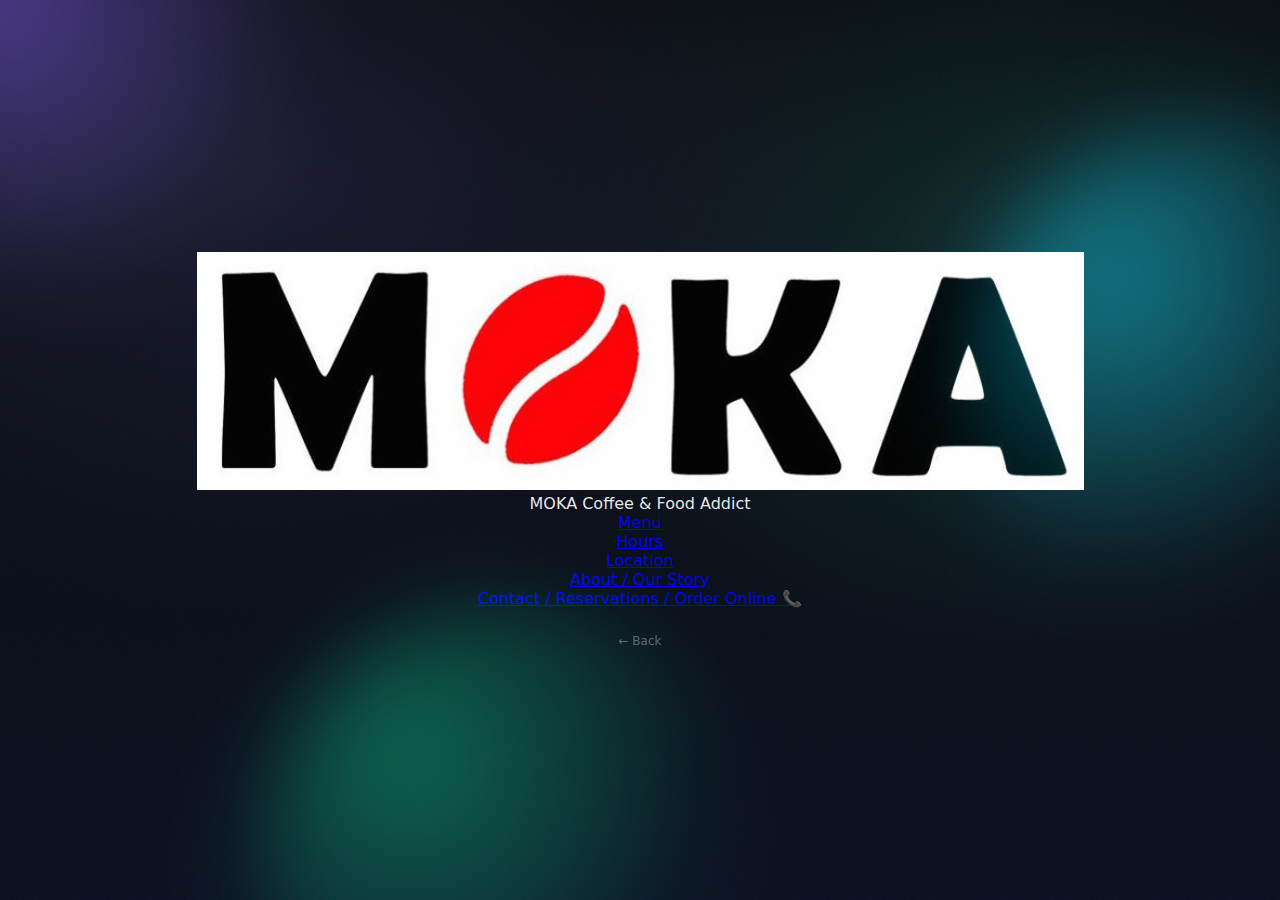
<file: category.html>
<!doctype html>
<html lang="en">
<head>
  <meta charset="utf-8" />
  <meta name="viewport" content="width=device-width, initial-scale=1" />
  <title>Categories • MOKA</title>

  <!-- CSS is in repo root -->
  <link rel="stylesheet" href="../styles.css" />
</head>

<body>
  <!-- background (same vibe as index) -->
  <div class="bg-orb one" aria-hidden="true"></div>
  <div class="bg-orb two" aria-hidden="true"></div>
  <div class="bg-orb three" aria-hidden="true"></div>
  <div class="noise" aria-hidden="true"></div>

  <main class="wrap">
    <section class="card" aria-label="MOKA Categories">

      <!-- TOP BRAND (NOT in a tile) -->
<header class="brandbar">
  <img class="brand-logo" src="Images/image_logo.jpg" alt="MOKA logo" />
  <div class="brand-text">
    <div class="brand-name">MOKA Coffee &amp; Food Addict</div>
  </div>
</header>

<div class="list-tiles">

  <a class="img-tile" href="menu.html" data-tap
     style="--bgimg: url('Images/image1.jpg');">
    <div class="img-tile-title">Menu</div>
  </a>

  <a class="img-tile" href="hours.html" data-tap
     style="--bgimg: url('Images/image2.jpg');">
    <div class="img-tile-title">Hours</div>
  </a>

  <a class="img-tile" href="location.html" data-tap
     style="--bgimg: url('Images/image3.jpg');">
    <div class="img-tile-title">Location</div>
  </a>

  <a class="img-tile" href="story.html" data-tap
     style="--bgimg: url('Images/image4.jpg');">
    <div class="img-tile-title">About / Our Story</div>
  </a>

  <a class="img-tile" href="contact.html" data-tap
     style="--bgimg: url('Images/image5.jpg');">
    <div class="img-tile-title">Contact / Reservations / Order Online 📞</div>
  </a>

</div>

      <div class="footer">
        <a href="index.html" style="color:inherit; text-decoration:none; opacity:.75;">← Back</a>
      </div>

    </section>
  </main>

  <!-- JS is in repo root -->
  <script src="../script.js"></script>
</body>
</html>
</file>
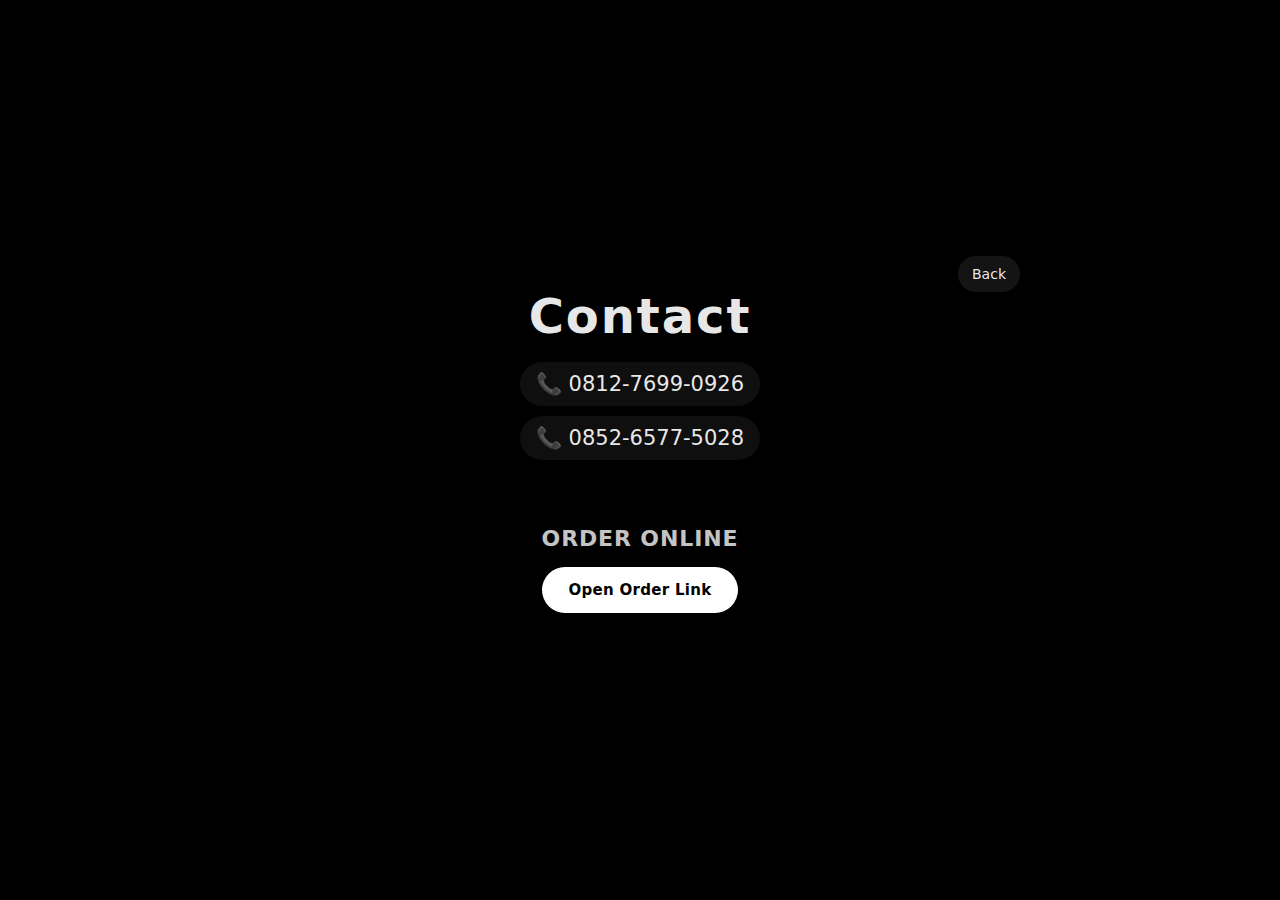
<file: contact.html>
<!doctype html>
<html lang="en">
<head>
  <meta charset="utf-8" />
  <meta name="viewport" content="width=device-width, initial-scale=1" />
  <title>Contact • MOKA</title>

  <style>
    *{ box-sizing: border-box; }
    html, body{ height: 100%; }

    body{
      margin: 0;
      background: #000;
      color: rgba(255,255,255,.92);
      font-family: ui-sans-serif, system-ui, -apple-system, Segoe UI, Roboto, Helvetica, Arial;
      display: grid;
      place-items: center;
    }

    .wrap{
      text-align: center;
      padding: 32px 16px;
      position: relative;
      width: 100%;
      max-width: 760px;
    }

    /* Back button */
    .back-btn{
      position: absolute;
      top: 0;
      right: 0;
      padding: 10px 14px;
      border-radius: 999px;
      text-decoration: none;
      color: rgba(255,255,255,.92);
      background: rgba(255,255,255,.08);
      transition: transform .18s ease, background .18s ease;
      font-size: 14px;
    }

    .back-btn:hover{
      transform: translateY(-2px);
      background: rgba(255,255,255,.12);
    }

    h1{
      margin: 0 0 18px;
      font-size: clamp(32px, 5vw, 48px);
      letter-spacing: .04em;
    }

    .section-title{
      margin: 22px 0 6px;
      font-size: clamp(18px, 3vw, 22px);
      letter-spacing: .04em;
      text-transform: uppercase;
      font-weight: 800;
      opacity: .85;
    }

    .subline{
      font-size: clamp(16px, 2.6vw, 19px);
      margin-bottom: 16px;
      opacity: .7;
    }

    .phone-line{
      margin: 10px 0;
    }

    .phone-link{
      display: inline-flex;
      align-items: center;
      gap: 10px;
      padding: 10px 16px;
      border-radius: 999px;
      background: rgba(255,255,255,.06);
      color: rgba(255,255,255,.92);
      text-decoration: none;
      font-size: clamp(17px, 2.8vw, 21px);
      transition: transform .18s ease, background .18s ease;
    }

    .phone-link:hover{
      transform: translateY(-2px);
      background: rgba(255,255,255,.10);
    }

    /* extra spacing before Order Online */
    .spacer{
      height: 34px;
    }

    .order-btn{
      display: inline-block;
      margin-top: 10px;
      padding: 14px 26px;
      border-radius: 999px;
      text-decoration: none;
      background: #fff;
      color: #000;
      font-weight: 800;
      font-size: 15px;
      letter-spacing: .02em;
      transition: transform .18s ease, filter .18s ease;
    }

    .order-btn:hover{
      transform: translateY(-2px);
      filter: brightness(.9);
    }

    .small{
      margin-top: 10px;
      font-size: 12px;
      opacity: .55;
    }
  </style>
</head>

<body>
  <main class="wrap">

    <a class="back-btn" href="category.html">Back</a>

    <h1>Contact</h1>




    <div class="phone-line">
      <a class="phone-link" href="tel:+6281276990926">
        📞 0812-7699-0926
      </a>
    </div>

    <div class="phone-line">
      <a class="phone-link" href="tel:+6285265775028">
        📞 0852-6577-5028
      </a>
    </div>

    <div class="spacer"></div>

    <div class="section-title">Order Online</div>

    <a
      class="order-btn"
      href="https://linktr.ee/mokaaddict?utm_source=linktree_profile_share&ltsid=643a6844-af06-4b8c-bc2c-195de2c79a3d"
      target="_blank"
      rel="noopener"
    >
      Open Order Link
    </a>



  </main>
</body>
</html>
</file>
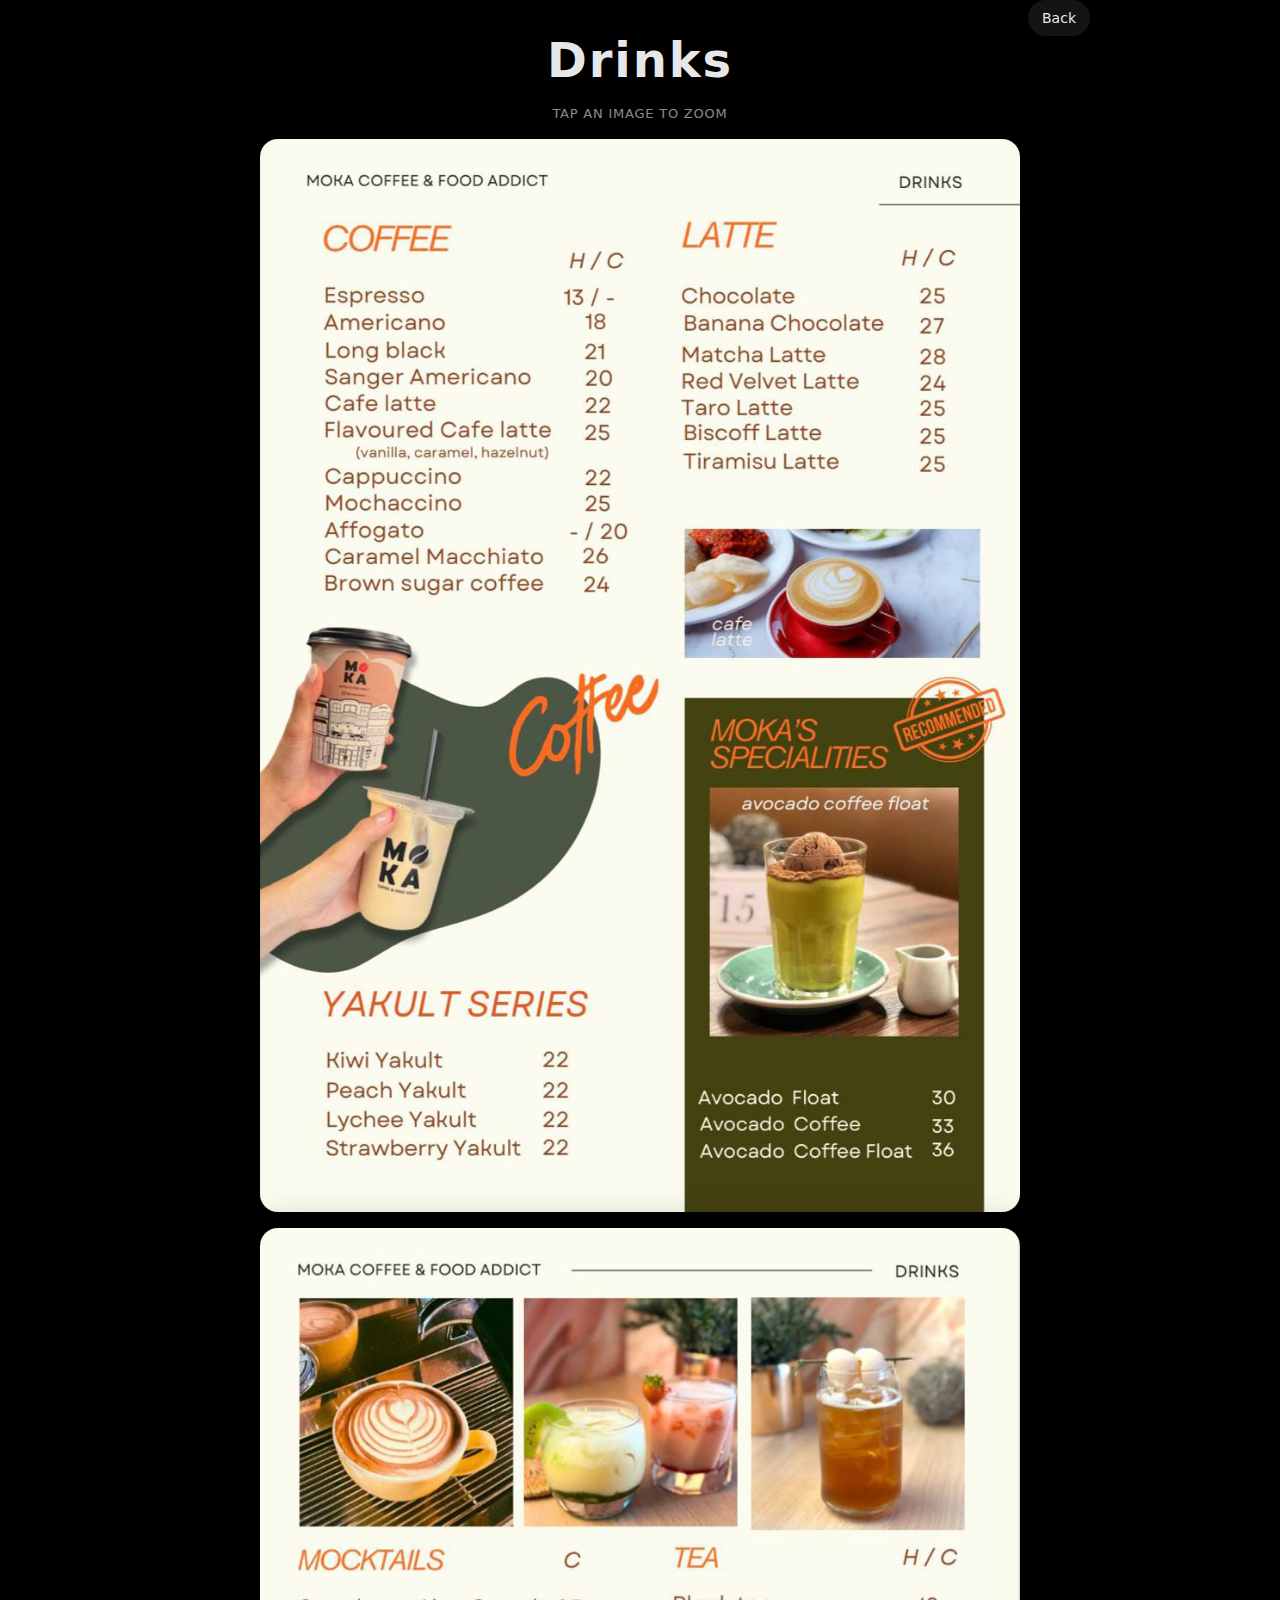
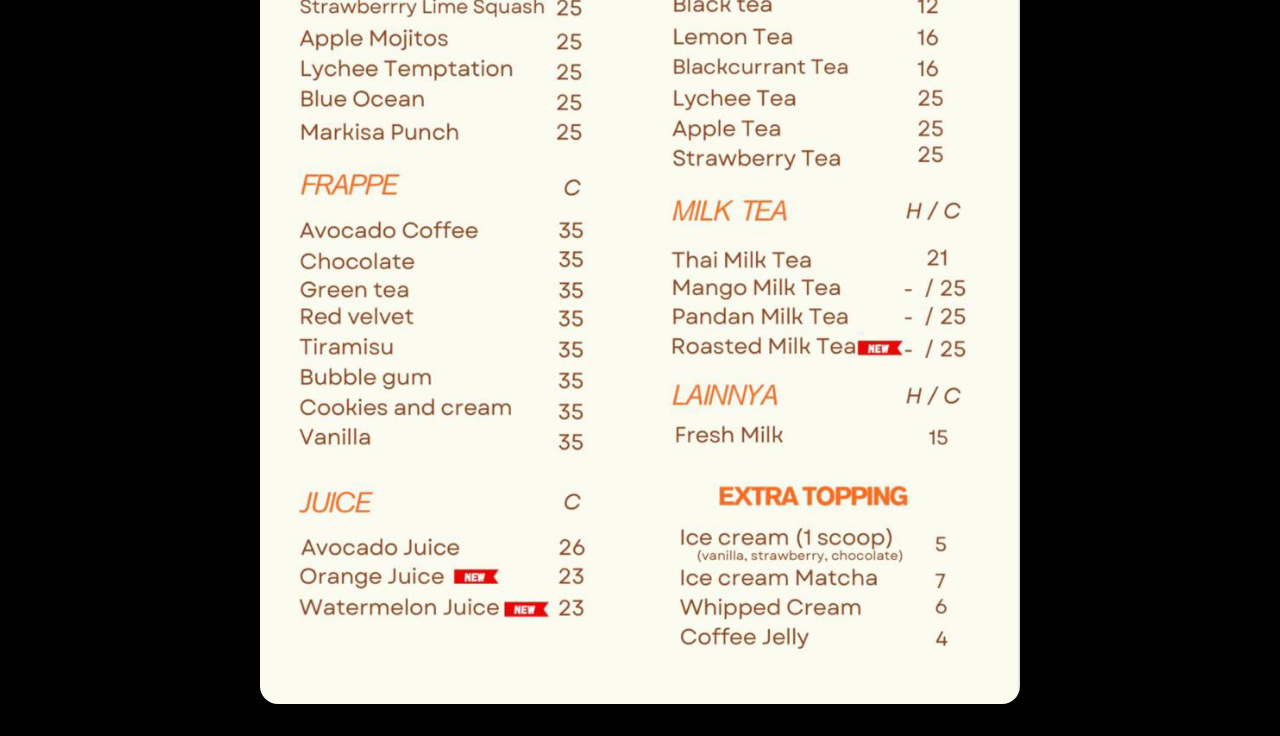
<file: drinks.html>
<!doctype html>
<html lang="en">
<head>
  <meta charset="utf-8" />
  <meta name="viewport" content="width=device-width, initial-scale=1" />
  <title>Drinks • MOKA</title>

  <style>
    *{ box-sizing: border-box; }
    html, body{ height: 100%; }

    body{
      margin: 0;
      background: #000;
      color: rgba(255,255,255,.92);
      font-family: ui-sans-serif, system-ui, -apple-system, Segoe UI, Roboto, Helvetica, Arial;
      display: grid;
      place-items: center;
    }

    .wrap{
      width: 100%;
      max-width: 900px;
      padding: 32px 16px;
      position: relative;
      text-align: center;
    }

    /* Back button (top-right) */
    .back-btn{
      position: absolute;
      top: 0;
      right: 0;
      padding: 10px 14px;
      border-radius: 999px;
      text-decoration: none;
      color: rgba(255,255,255,.92);
      background: rgba(255,255,255,.08);
      transition: transform .18s ease, background .18s ease;
      font-size: 14px;
    }
    .back-btn:hover{
      transform: translateY(-2px);
      background: rgba(255,255,255,.12);
    }

    h1{
      margin: 0 0 18px;
      font-size: clamp(32px, 5vw, 48px);
      letter-spacing: .04em;
    }

    .hint{
      margin: 0 0 18px;
      font-size: 13px;
      opacity: .6;
      letter-spacing: .06em;
      text-transform: uppercase;
    }

    /* Image “cards” */
    .menu-stack{
      display: grid;
      gap: 16px;
      margin: 0 auto;
      max-width: 760px;
    }

    .menu-card{
      border-radius: 18px;
      overflow: hidden;
      box-shadow: 0 18px 50px rgba(0,0,0,.85);
      background: rgba(255,255,255,.03);
    }

    .menu-card img{
      width: 100%;
      height: auto;
      display: block;
      cursor: zoom-in;
    }

    /* Fullscreen zoom modal */
    .modal{
      position: fixed;
      inset: 0;
      background: rgba(0,0,0,.92);
      display: none;
      place-items: center;
      padding: 18px;
      z-index: 9999;
    }

    .modal.open{ display: grid; }

    .modal img{
      max-width: min(980px, 100%);
      max-height: 92vh;
      width: auto;
      height: auto;
      border-radius: 14px;
      box-shadow: 0 24px 80px rgba(0,0,0,.95);
      cursor: zoom-out;
    }

    .close{
      position: fixed;
      top: 14px;
      right: 14px;
      padding: 10px 14px;
      border-radius: 999px;
      background: rgba(255,255,255,.10);
      color: rgba(255,255,255,.92);
      font-size: 14px;
      border: 0;
      cursor: pointer;
      transition: background .18s ease, transform .18s ease;
    }

    .close:hover{
      background: rgba(255,255,255,.14);
      transform: translateY(-2px);
    }
  </style>
</head>

<body>
  <main class="wrap">
    <a class="back-btn" href="menu.html">Back</a>

    <h1>Drinks</h1>
    <p class="hint">Tap an image to zoom</p>

    <section class="menu-stack" aria-label="Drinks menu images">
      <!-- Update filenames if yours are different -->
      <div class="menu-card">
        <img src="Images/drinks_menu_1.png" alt="Drinks menu page 1" class="zoomable">
      </div>

      <div class="menu-card">
        <img src="Images/drinks_menu_2.png" alt="Drinks menu page 2" class="zoomable">
      </div>
    </section>
  </main>

  <!-- Zoom modal -->
  <div class="modal" id="modal" aria-hidden="true">
    <button class="close" id="closeBtn" aria-label="Close">Close ✕</button>
    <img id="modalImg" alt="Zoomed menu image">
  </div>

  <script>
    const modal = document.getElementById("modal");
    const modalImg = document.getElementById("modalImg");
    const closeBtn = document.getElementById("closeBtn");

    document.querySelectorAll(".zoomable").forEach(img => {
      img.addEventListener("click", () => {
        modalImg.src = img.src;
        modal.classList.add("open");
        modal.setAttribute("aria-hidden", "false");
      });
    });

    function closeModal(){
      modal.classList.remove("open");
      modal.setAttribute("aria-hidden", "true");
      modalImg.src = "";
    }

    closeBtn.addEventListener("click", closeModal);
    modal.addEventListener("click", (e) => {
      if (e.target === modal || e.target === modalImg) closeModal();
    });

    // ESC to close (desktop)
    document.addEventListener("keydown", (e) => {
      if (e.key === "Escape") closeModal();
    });
  </script>
</body>
</html>
</file>
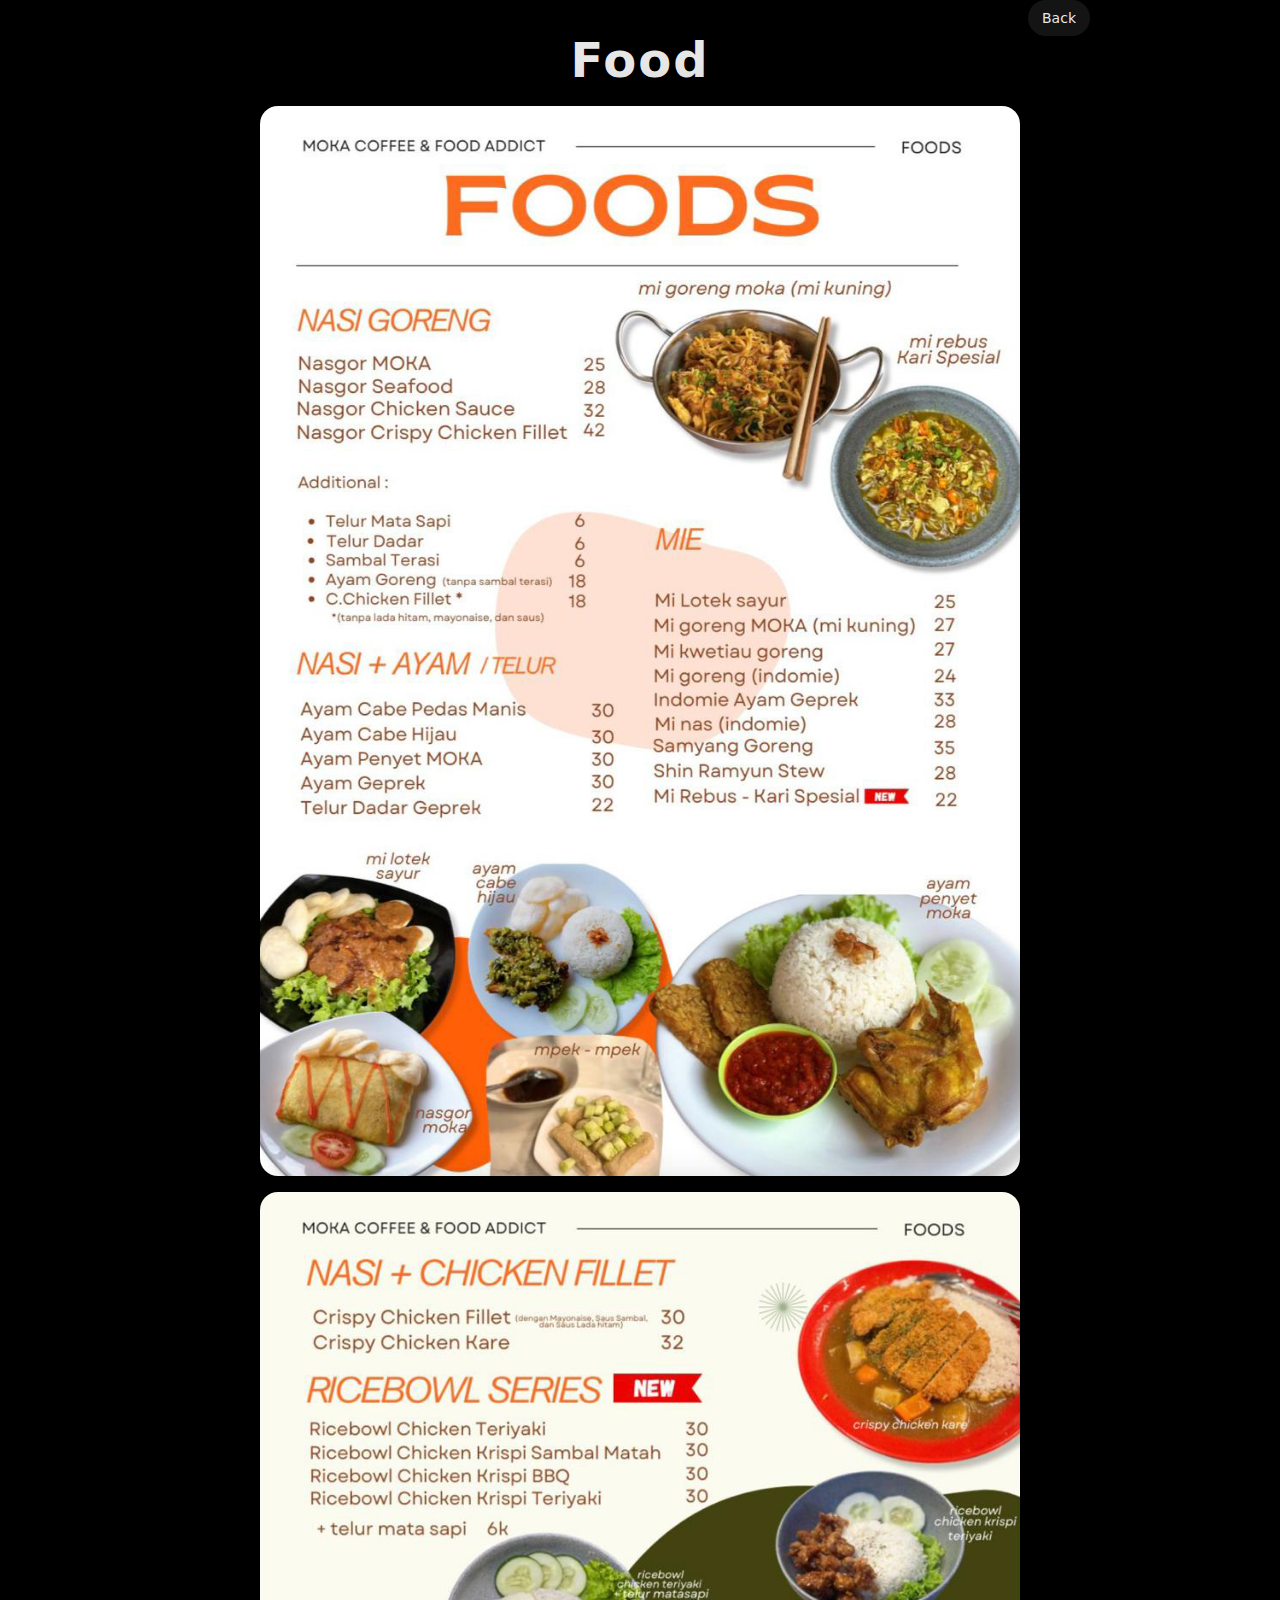
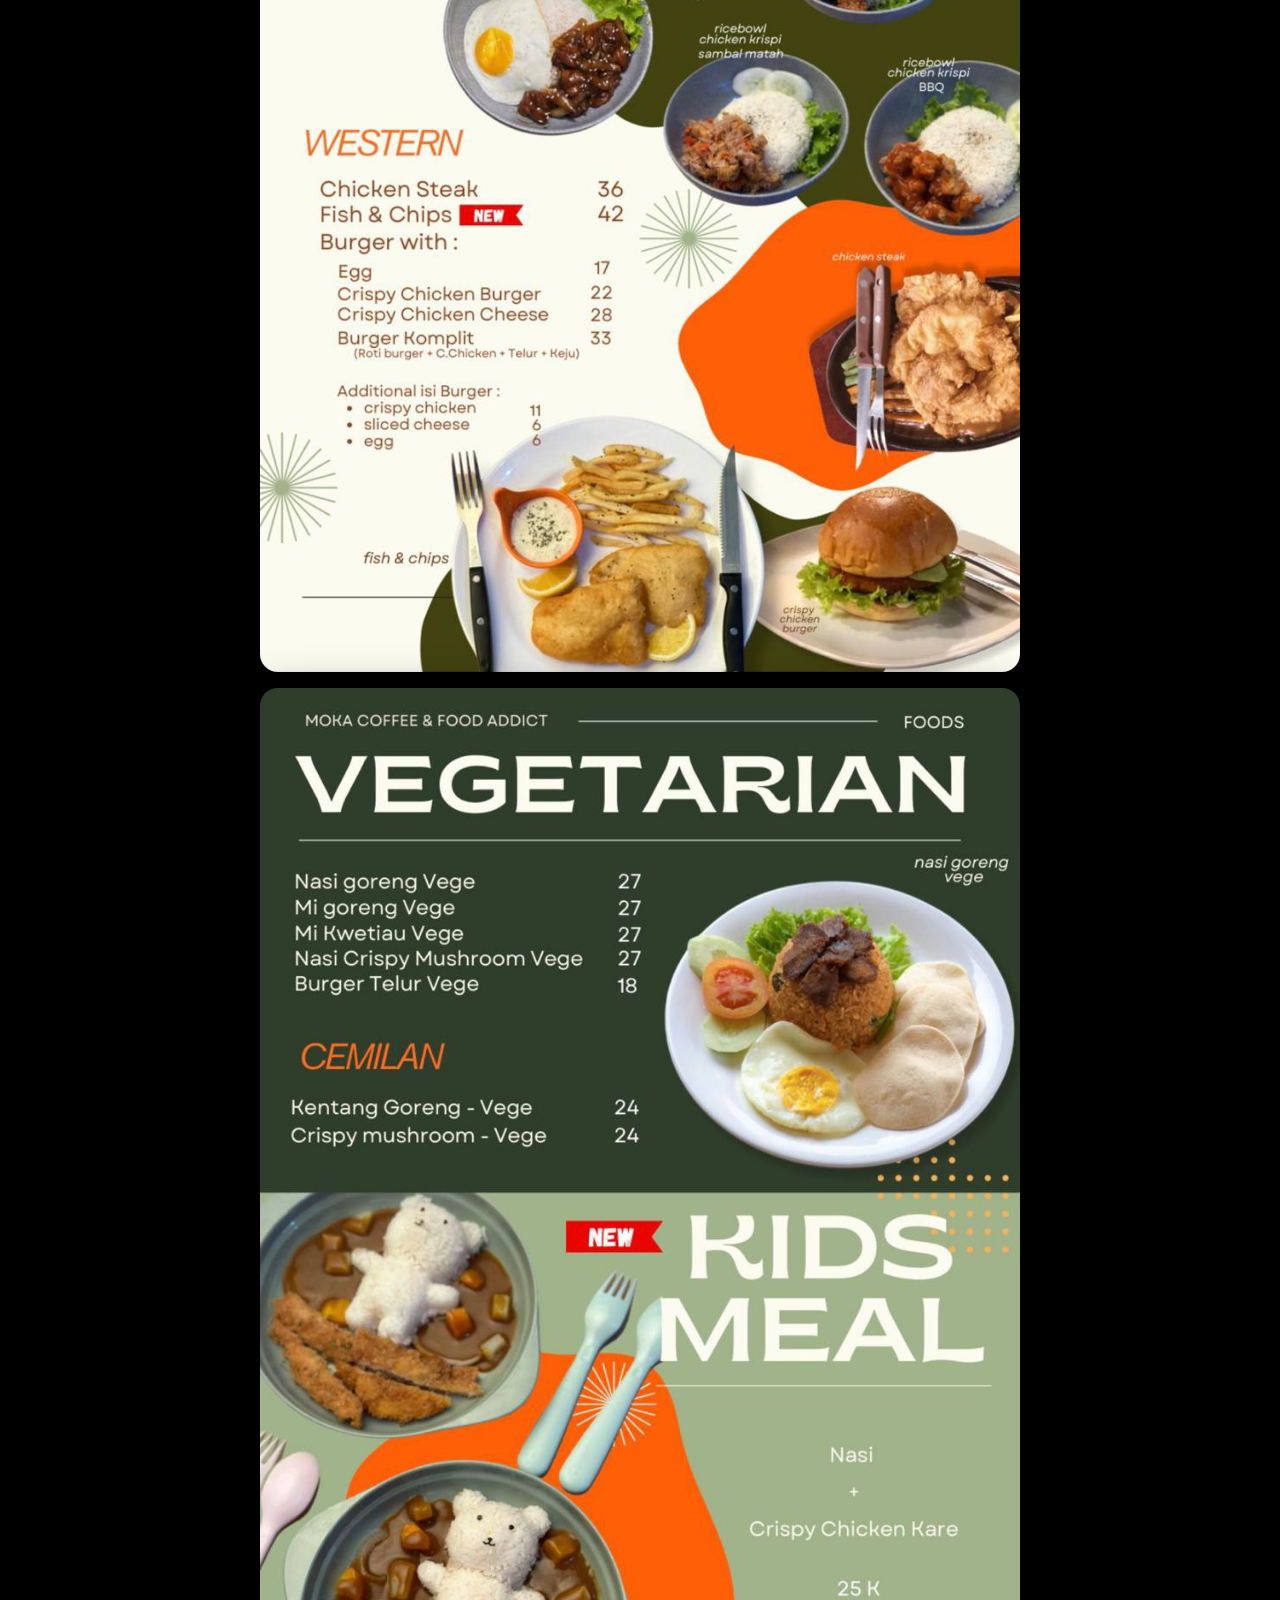
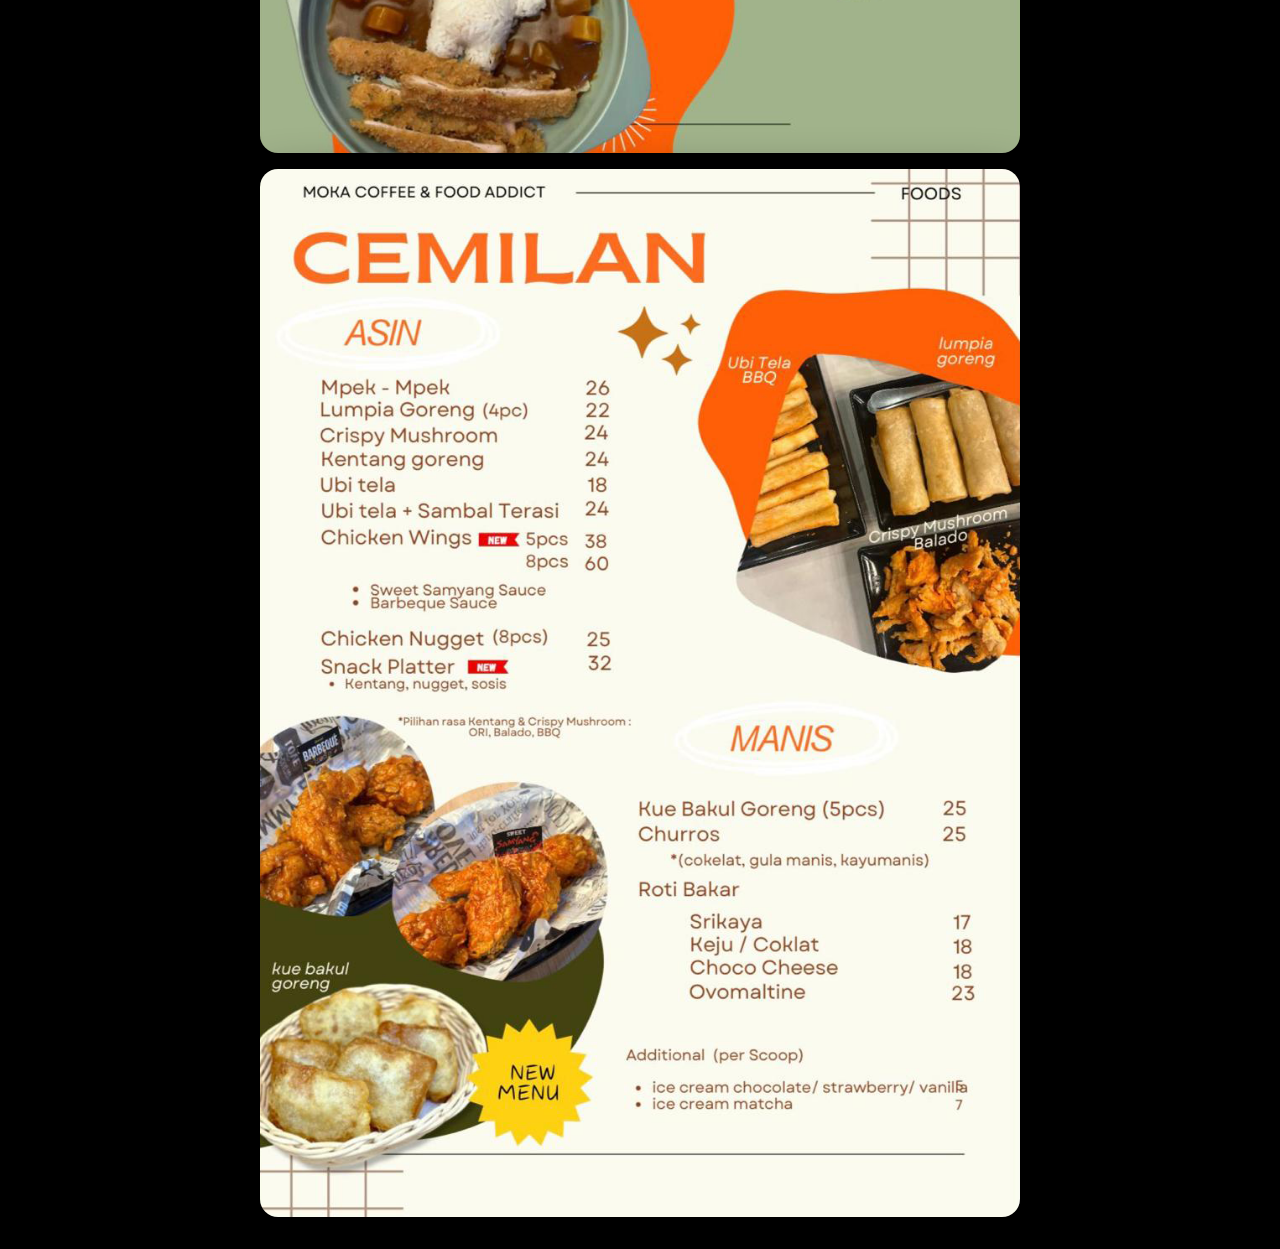
<file: food.html>
<!doctype html>
<html lang="en">
<head>
  <meta charset="utf-8" />
  <meta name="viewport" content="width=device-width, initial-scale=1" />
  <title>Food • MOKA</title>

  <style>
    *{ box-sizing: border-box; }
    html, body{ height: 100%; }

    body{
      margin: 0;
      background: #000;
      color: rgba(255,255,255,.92);
      font-family: ui-sans-serif, system-ui, -apple-system, Segoe UI, Roboto, Helvetica, Arial;
      display: grid;
      place-items: center;
    }

    .wrap{
      width: 100%;
      max-width: 900px;
      padding: 32px 16px;
      position: relative;
      text-align: center;
    }

    /* Back button (top-right) */
    .back-btn{
      position: absolute;
      top: 0;
      right: 0;
      padding: 10px 14px;
      border-radius: 999px;
      text-decoration: none;
      color: rgba(255,255,255,.92);
      background: rgba(255,255,255,.08);
      transition: transform .18s ease, background .18s ease;
      font-size: 14px;
    }
    .back-btn:hover{
      transform: translateY(-2px);
      background: rgba(255,255,255,.12);
    }

    h1{
      margin: 0 0 18px;
      font-size: clamp(32px, 5vw, 48px);
      letter-spacing: .04em;
    }

    .hint{
      margin: 0 0 18px;
      font-size: 13px;
      opacity: .6;
      letter-spacing: .06em;
      text-transform: uppercase;
    }

    /* Image “cards” */
    .menu-stack{
      display: grid;
      gap: 16px;
      margin: 0 auto;
      max-width: 760px;
    }

    .menu-card{
      border-radius: 18px;
      overflow: hidden;
      box-shadow: 0 18px 50px rgba(0,0,0,.85);
      background: rgba(255,255,255,.03);
    }

    .menu-card img{
      width: 100%;
      height: auto;
      display: block;
      cursor: zoom-in;
    }

    /* Fullscreen zoom modal */
    .modal{
      position: fixed;
      inset: 0;
      background: rgba(0,0,0,.92);
      display: none;
      place-items: center;
      padding: 18px;
      z-index: 9999;
    }

    .modal.open{ display: grid; }

    .modal img{
      max-width: min(980px, 100%);
      max-height: 92vh;
      width: auto;
      height: auto;
      border-radius: 14px;
      box-shadow: 0 24px 80px rgba(0,0,0,.95);
      cursor: zoom-out;
    }

    .close{
      position: fixed;
      top: 14px;
      right: 14px;
      padding: 10px 14px;
      border-radius: 999px;
      background: rgba(255,255,255,.10);
      color: rgba(255,255,255,.92);
      font-size: 14px;
      border: 0;
      cursor: pointer;
      transition: background .18s ease, transform .18s ease;
    }

    .close:hover{
      background: rgba(255,255,255,.14);
      transform: translateY(-2px);
    }
  </style>
</head>

<body>
  <main class="wrap">
    <a class="back-btn" href="menu.html">Back</a>

    <h1>Food</h1>


    <section class="menu-stack" aria-label="Food menu images">
      <div class="menu-card">
        <img src="Images/food_menu_1.png" alt="Food menu page 1" class="zoomable">
      </div>

      <div class="menu-card">
        <img src="Images/food_menu_2.png" alt="Food menu page 2" class="zoomable">
      </div>

      <div class="menu-card">
        <img src="Images/food_menu_3.png" alt="Food menu page 3" class="zoomable">
      </div>

      <div class="menu-card">
        <img src="Images/food_menu_4.png" alt="Food menu page 4" class="zoomable">
      </div>
    </section>
  </main>

  <!-- Zoom modal -->
  <div class="modal" id="modal" aria-hidden="true">
    <button class="close" id="closeBtn" aria-label="Close">Close ✕</button>
    <img id="modalImg" alt="Zoomed menu image">
  </div>

  <script>
    const modal = document.getElementById("modal");
    const modalImg = document.getElementById("modalImg");
    const closeBtn = document.getElementById("closeBtn");

    document.querySelectorAll(".zoomable").forEach(img => {
      img.addEventListener("click", () => {
        modalImg.src = img.src;
        modal.classList.add("open");
        modal.setAttribute("aria-hidden", "false");
      });
    });

    function closeModal(){
      modal.classList.remove("open");
      modal.setAttribute("aria-hidden", "true");
      modalImg.src = "";
    }

    closeBtn.addEventListener("click", closeModal);
    modal.addEventListener("click", (e) => {
      if (e.target === modal || e.target === modalImg) closeModal();
    });

    document.addEventListener("keydown", (e) => {
      if (e.key === "Escape") closeModal();
    });
  </script>
</body>
</html>
</file>
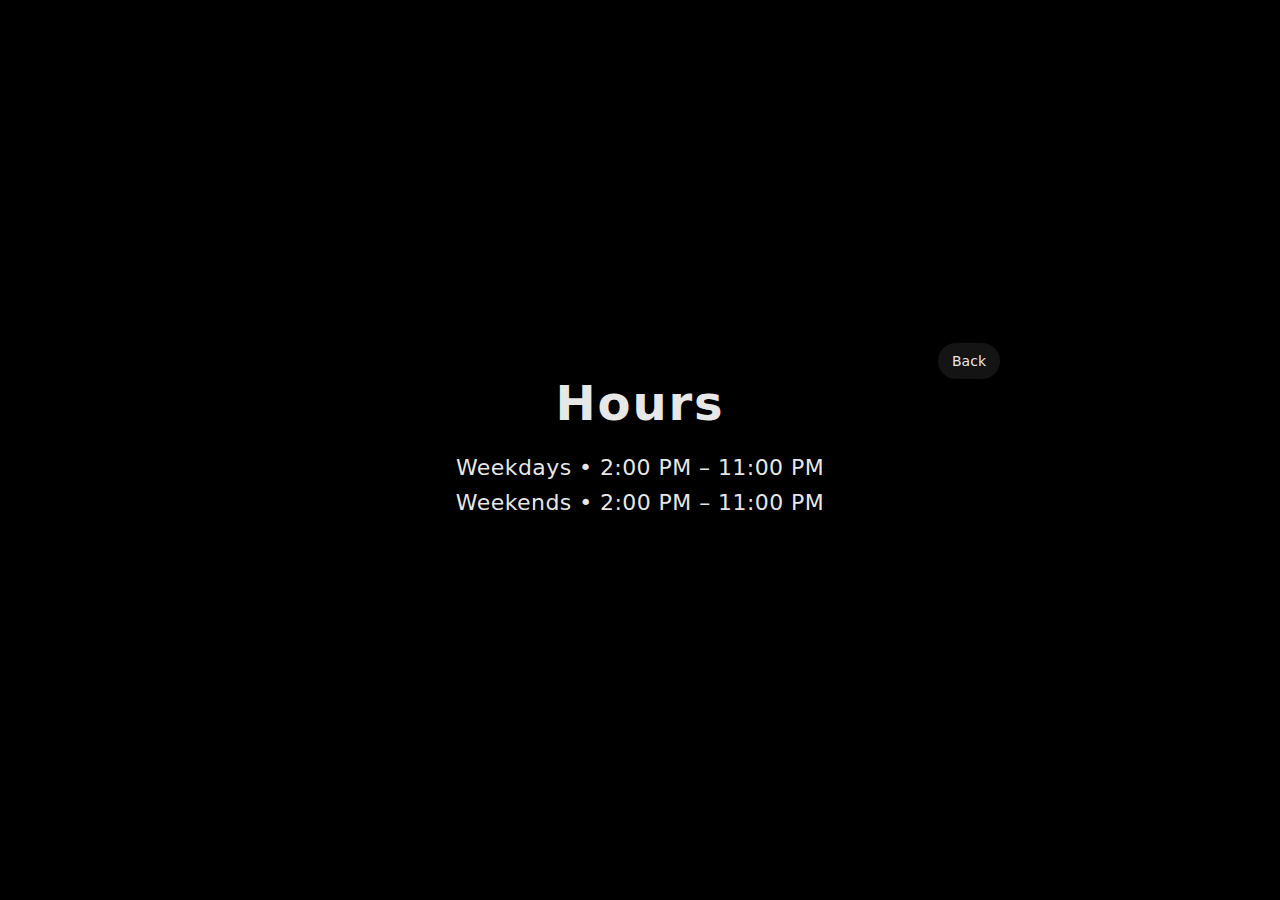
<file: hours.html>
<!doctype html>
<html lang="en">
<head>
  <meta charset="utf-8" />
  <meta name="viewport" content="width=device-width, initial-scale=1" />
  <title>Hours • MOKA</title>

  <style>
    *{ box-sizing: border-box; }
    html, body{ height: 100%; }

    body{
      margin: 0;
      background: #000;
      color: rgba(255,255,255,.92);
      font-family: ui-sans-serif, system-ui, -apple-system, Segoe UI, Roboto, Helvetica, Arial;
      display: grid;
      place-items: center;
    }

    .wrap{
      text-align: center;
      padding: 32px 16px;
      position: relative;
      width: 100%;
      max-width: 720px;
    }

    /* Back button (top-right) */
    .back-btn{
      position: absolute;
      top: 0;
      right: 0;
      padding: 10px 14px;
      border-radius: 999px;
      text-decoration: none;
      color: rgba(255,255,255,.92);
      background: rgba(255,255,255,.08);
      transition: transform .18s ease, background .18s ease;
      font-size: 14px;
    }

    .back-btn:hover{
      transform: translateY(-2px);
      background: rgba(255,255,255,.12);
    }

    h1{
      margin: 0 0 24px;
      font-size: clamp(32px, 5vw, 48px);
      letter-spacing: .04em;
    }

    .hours-line{
      font-size: clamp(18px, 3vw, 22px);
      margin: 10px 0;
      letter-spacing: .02em;
    }
  </style>
</head>

<body>
  <main class="wrap">

    <a class="back-btn" href="category.html">Back</a>

    <h1>Hours</h1>

    <div class="hours-line">Weekdays • 2:00 PM – 11:00 PM</div>
    <div class="hours-line">Weekends • 2:00 PM – 11:00 PM</div>

  </main>
</body>
</html>
</file>
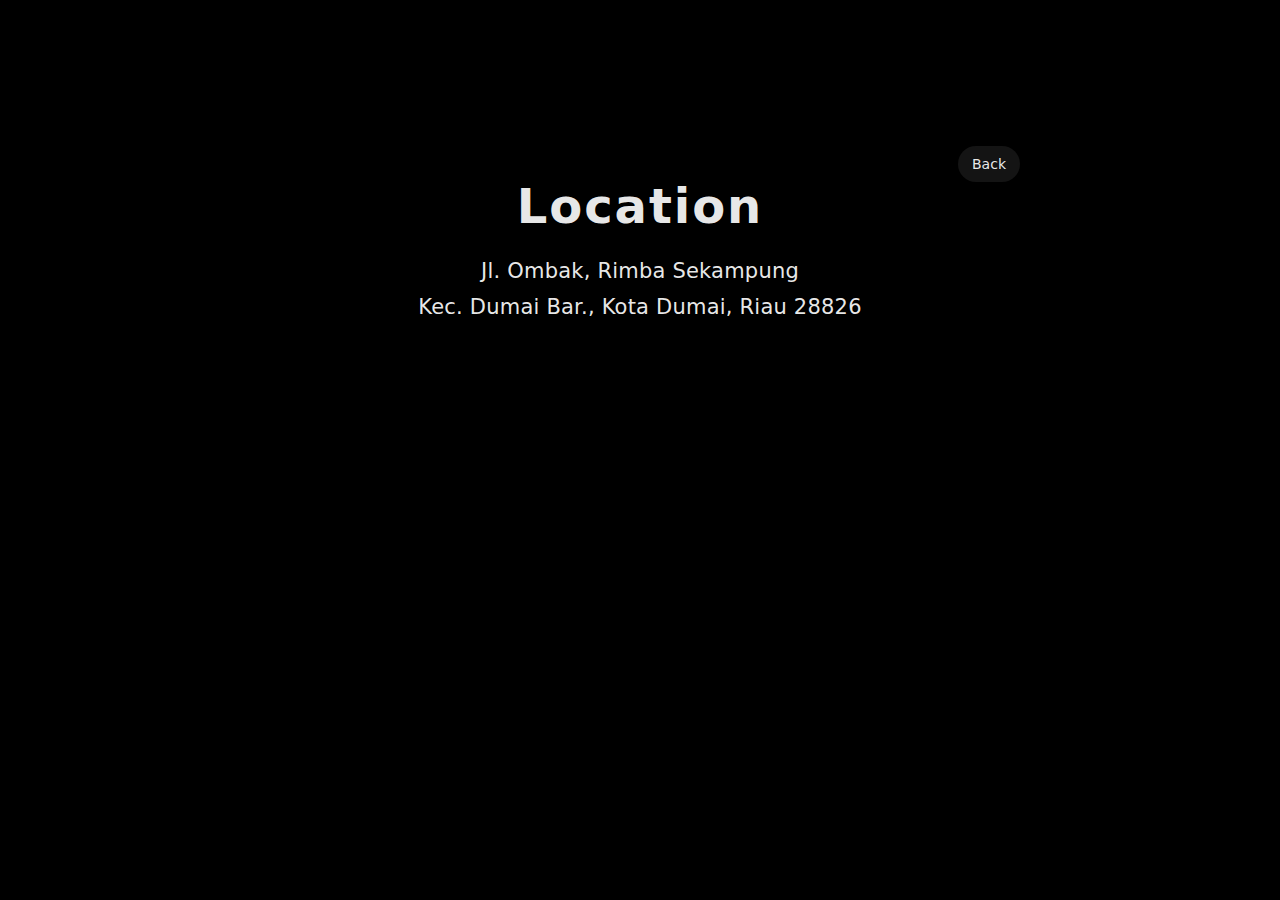
<file: location.html>
<!doctype html>
<html lang="en">
<head>
  <meta charset="utf-8" />
  <meta name="viewport" content="width=device-width, initial-scale=1" />
  <title>Location • MOKA</title>

  <style>
    *{ box-sizing: border-box; }
    html, body{ height: 100%; }

    body{
      margin: 0;
      background: #000;
      color: rgba(255,255,255,.92);
      font-family: ui-sans-serif, system-ui, -apple-system, Segoe UI, Roboto, Helvetica, Arial;
      display: grid;
      place-items: center;
    }

    .wrap{
      text-align: center;
      padding: 32px 16px;
      position: relative;
      width: 100%;
      max-width: 760px;
    }

    .back-btn{
      position: absolute;
      top: 0;
      right: 0;
      padding: 10px 14px;
      border-radius: 999px;
      text-decoration: none;
      color: rgba(255,255,255,.92);
      background: rgba(255,255,255,.08);
      transition: transform .18s ease, background .18s ease;
      font-size: 14px;
    }

    .back-btn:hover{
      transform: translateY(-2px);
      background: rgba(255,255,255,.12);
    }

    h1{
      margin: 0 0 22px;
      font-size: clamp(32px, 5vw, 48px);
      letter-spacing: .04em;
    }

    .location-line{
      font-size: clamp(17px, 2.8vw, 21px);
      margin: 6px 0;
      letter-spacing: .01em;
      line-height: 1.45;
    }

    /* Google Maps embed container */
    .map-preview{
      margin: 22px auto 18px;
      width: 100%;
      max-width: 640px;
      aspect-ratio: 16 / 9;
      border-radius: 18px;
      overflow: hidden;
      box-shadow: 0 18px 50px rgba(0,0,0,.85);
    }

    .map-preview iframe{
      width: 100%;
      height: 100%;
      border: 0;
    }

    .map-btn{
      display: inline-block;
      margin-top: 10px;
      padding: 14px 26px;
      border-radius: 999px;
      text-decoration: none;
      background: #fff;
      color: #000;
      font-weight: 800;
      font-size: 15px;
      letter-spacing: .02em;
      transition: transform .18s ease, filter .18s ease;
    }

    .map-btn:hover{
      transform: translateY(-2px);
      filter: brightness(.9);
    }
  </style>
</head>

<body>
  <main class="wrap">

    <a class="back-btn" href="category.html">Back</a>

    <h1>Location</h1>

    <div class="location-line">Jl. Ombak, Rimba Sekampung</div>
    <div class="location-line">Kec. Dumai Bar., Kota Dumai, Riau 28826</div>

    <!-- Google Maps Embed -->
    <div class="map-preview">
      <iframe
        loading="lazy"
        referrerpolicy="no-referrer-when-downgrade"
        src="https://www.google.com/maps/embed?pb=!1m18!1m12!1m3!1d3989.657913517654!2d101.4330772!3d1.6702752!2m3!1f0!2f0!3f0!3m2!1i1024!2i768!4f13.1!3m3!1m2!1s0x31d3af2d46b69591%3A0xbf16b425e7824f0b!2sMoka%20Coffee%20%26%20Food%20Addict!5e0!3m2!1sen!2sid!4v1710000000000">
      </iframe>
    </div>



  </main>
</body>
</html>
</file>
<file: styles.css>
/* styles.css */

/* ---------- Base ---------- */
:root{
  --bg1: #07080b;
  --bg2: #0b1020;
  --text: rgba(255,255,255,.92);
  --muted: rgba(255,255,255,.68);
  --glass: rgba(255,255,255,.08);
  --glass2: rgba(255,255,255,.12);
  --stroke: rgba(255,255,255,.16);
  --shadow: 0 18px 50px rgba(0,0,0,.55);
  --radius: 22px;
}

*{ box-sizing: border-box; }
html, body{ height: 100%; }
body{
  margin: 0;
  color: var(--text);
  font-family: ui-sans-serif, system-ui, -apple-system, Segoe UI, Roboto, Helvetica, Arial, "Apple Color Emoji","Segoe UI Emoji";
  overflow-x: hidden;
  background: radial-gradient(1200px 800px at 20% 20%, #1a1b2f 0%, rgba(26,27,47,0) 55%),
              radial-gradient(900px 700px at 80% 30%, #102a2a 0%, rgba(16,42,42,0) 60%),
              linear-gradient(180deg, var(--bg1), var(--bg2));
}

/* ---------- Animated background accents ---------- */
.bg-orb{
  position: fixed;
  inset: auto;
  width: 520px;
  height: 520px;
  border-radius: 50%;
  filter: blur(40px);
  opacity: .55;
  pointer-events: none;
  mix-blend-mode: screen;
  animation: drift 14s ease-in-out infinite alternate;
}
.bg-orb.one{
  left: -160px;
  top: -160px;
  background: radial-gradient(circle at 30% 30%, rgba(126,87,255,.9), rgba(126,87,255,0) 60%);
}
.bg-orb.two{
  right: -200px;
  top: 120px;
  background: radial-gradient(circle at 30% 30%, rgba(0,212,255,.8), rgba(0,212,255,0) 60%);
  animation-duration: 18s;
}
.bg-orb.three{
  left: 20%;
  bottom: -220px;
  background: radial-gradient(circle at 30% 30%, rgba(0,255,170,.65), rgba(0,255,170,0) 62%);
  animation-duration: 20s;
}

@keyframes drift{
  from{ transform: translate3d(0,0,0) scale(1); }
  to  { transform: translate3d(60px, -30px, 0) scale(1.08); }
}

.noise{
  position: fixed;
  inset: 0;
  pointer-events: none;
  opacity: .08;
  background-image: url("data:image/svg+xml,%3Csvg xmlns='http://www.w3.org/2000/svg' width='180' height='180'%3E%3Cfilter id='n'%3E%3CfeTurbulence type='fractalNoise' baseFrequency='.9' numOctaves='3' stitchTiles='stitch'/%3E%3C/filter%3E%3Crect width='180' height='180' filter='url(%23n)' opacity='.45'/%3E%3C/svg%3E");
}

/* ---------- Layout ---------- */
.wrap{
  min-height: 100%;
  display: grid;
  place-items: center;
  padding: 38px 18px;
}

.card{
  width: min(980px, 100%);
  text-align: center;
}

/* ---------- Title / subtitle ---------- */
h1{
  margin: 0 0 10px;
  font-size: clamp(34px, 5vw, 56px);
  letter-spacing: .02em;
}
.subtitle{
  margin: 0 0 26px;
  color: var(--muted);
  font-size: 16px;
}

/* ---------- Clickable logo (no tile background) ---------- */
.logo-link{
  display: inline-grid;
  place-items: center;
  gap: 14px;
  text-decoration: none;
  color: inherit;
  outline: none;
}

.logo{
  width: clamp(180px, 30vw, 280px);
  height: auto;
  display: block;
  border-radius: 18px;
  box-shadow: 0 0 0 1px rgba(255,255,255,.10), 0 22px 60px rgba(0,0,0,.65);
  transform: translateZ(0);
  transition: transform .22s ease, box-shadow .22s ease, filter .22s ease;
  will-change: transform, filter;
}

.hint{
  font-size: 14px;
  color: var(--muted);
  letter-spacing: .06em;
  text-transform: uppercase;
}

/* Hover + keyboard focus */
.logo-link:hover .logo,
.logo-link:focus-visible .logo{
  transform: scale(1.03);
  box-shadow: 0 0 0 1px rgba(255,255,255,.20), 0 26px 70px rgba(0,0,0,.7);
  filter: saturate(1.08) contrast(1.05);
}

.logo-link:focus-visible{
  outline: 2px solid rgba(255,255,255,.28);
  outline-offset: 10px;
  border-radius: 18px;
}

/* Mobile tap feel */
.is-tapping .logo{
  transform: scale(0.98);
  filter: brightness(1.08);
}

/* ---------- Category tiles ---------- */
.grid{
  margin-top: 18px;
  display: grid;
  grid-template-columns: repeat(2, minmax(0, 1fr));
  gap: 14px;
}

@media (min-width: 720px){
  .grid{ grid-template-columns: repeat(4, minmax(0, 1fr)); }
}

.tile{
  position: relative;
  display: block;
  padding: 18px 16px;
  border-radius: var(--radius);
  background: linear-gradient(180deg, var(--glass2), var(--glass));
  border: 1px solid var(--stroke);
  box-shadow: var(--shadow);
  text-decoration: none;
  color: var(--text);
  overflow: hidden;
  transform: translateZ(0);
  transition: transform .18s ease, border-color .18s ease, background .18s ease;
}

.tile::before{
  content: "";
  position: absolute;
  inset: -60% -60%;
  background: radial-gradient(circle at 20% 20%, rgba(255,255,255,.14), rgba(255,255,255,0) 55%);
  transform: rotate(10deg);
  opacity: .55;
  pointer-events: none;
}

.tile:hover,
.tile:focus-visible{
  transform: translateY(-4px);
  border-color: rgba(255,255,255,.26);
}

.tile:active{
  transform: translateY(-1px) scale(0.99);
}

.tile .label{
  font-weight: 650;
  letter-spacing: .01em;
  margin-bottom: 6px;
}

.tile .desc{
  margin: 0;
  color: var(--muted);
  font-size: 13px;
  line-height: 1.35;
}

/* small footer */
.footer{
  margin-top: 26px;
  color: rgba(255,255,255,.45);
  font-size: 12px;
}
</file>
